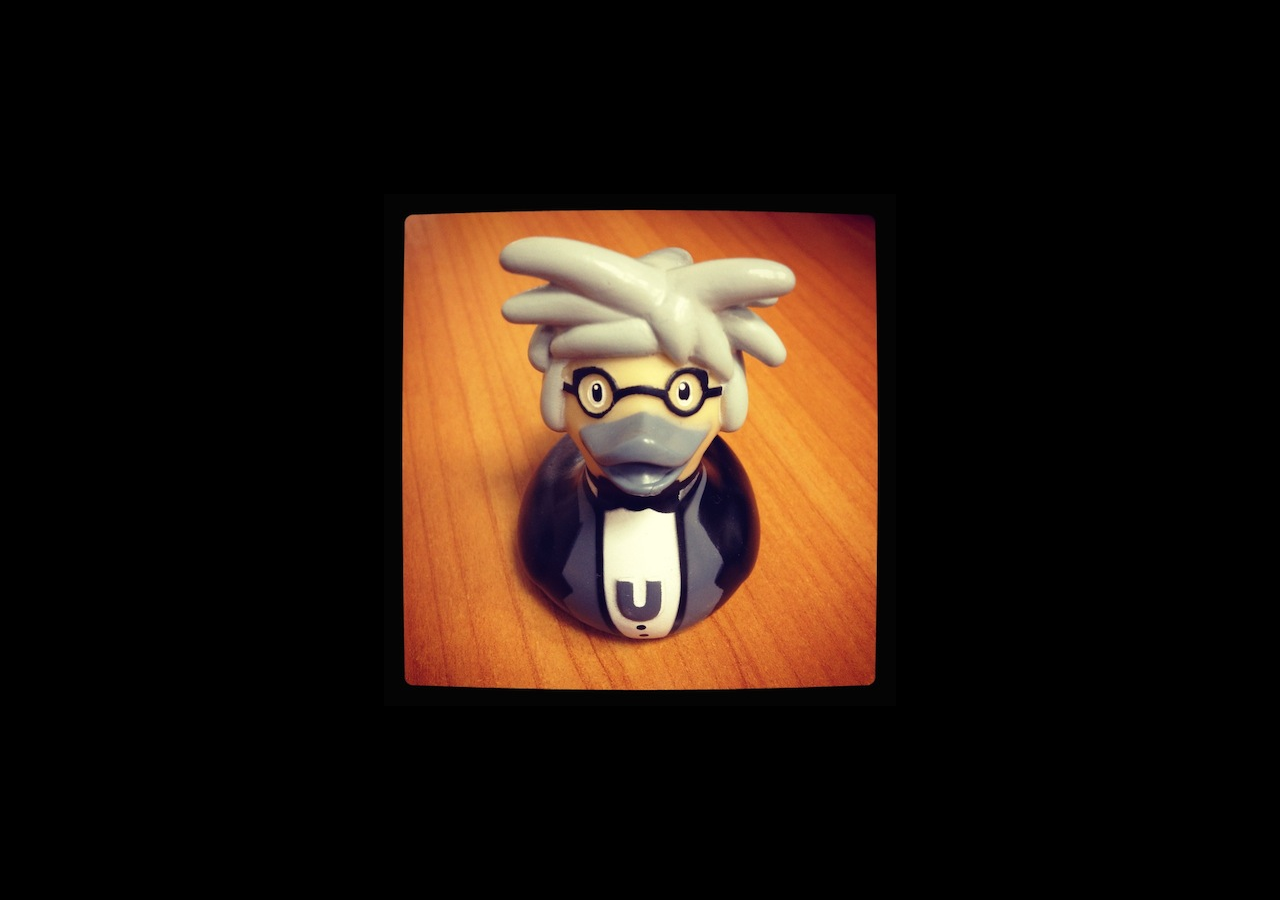
<file: index.html>
<!doctype html>
<html>
  <head>
    <meta charset="utf-8">

    <!-- Always force latest IE rendering engine or request Chrome Frame -->
    <meta content="IE=edge,chrome=1" http-equiv="X-UA-Compatible">

    <!-- Use title if it's in the page YAML frontmatter -->
    <title>andrewslotin.github.io</title>

    <link href="/stylesheets/normalize.css" rel="stylesheet" type="text/css" /><link href="/stylesheets/blank.css" rel="stylesheet" type="text/css" />
  </head>

  <body></body>
</html>
</file>
<file: stylesheets/blank.css>
@charset "utf-8";

html, body {
  height: 100%;
  min-height: 512px;
}

body {
  padding: 0;
  margin: 0;
  background: #000 url("../images/duck.jpg") center center no-repeat;
  width: 100%;
  height: 100%;
  min-height: 512px;
  min-width: 512px;
}
</file>
